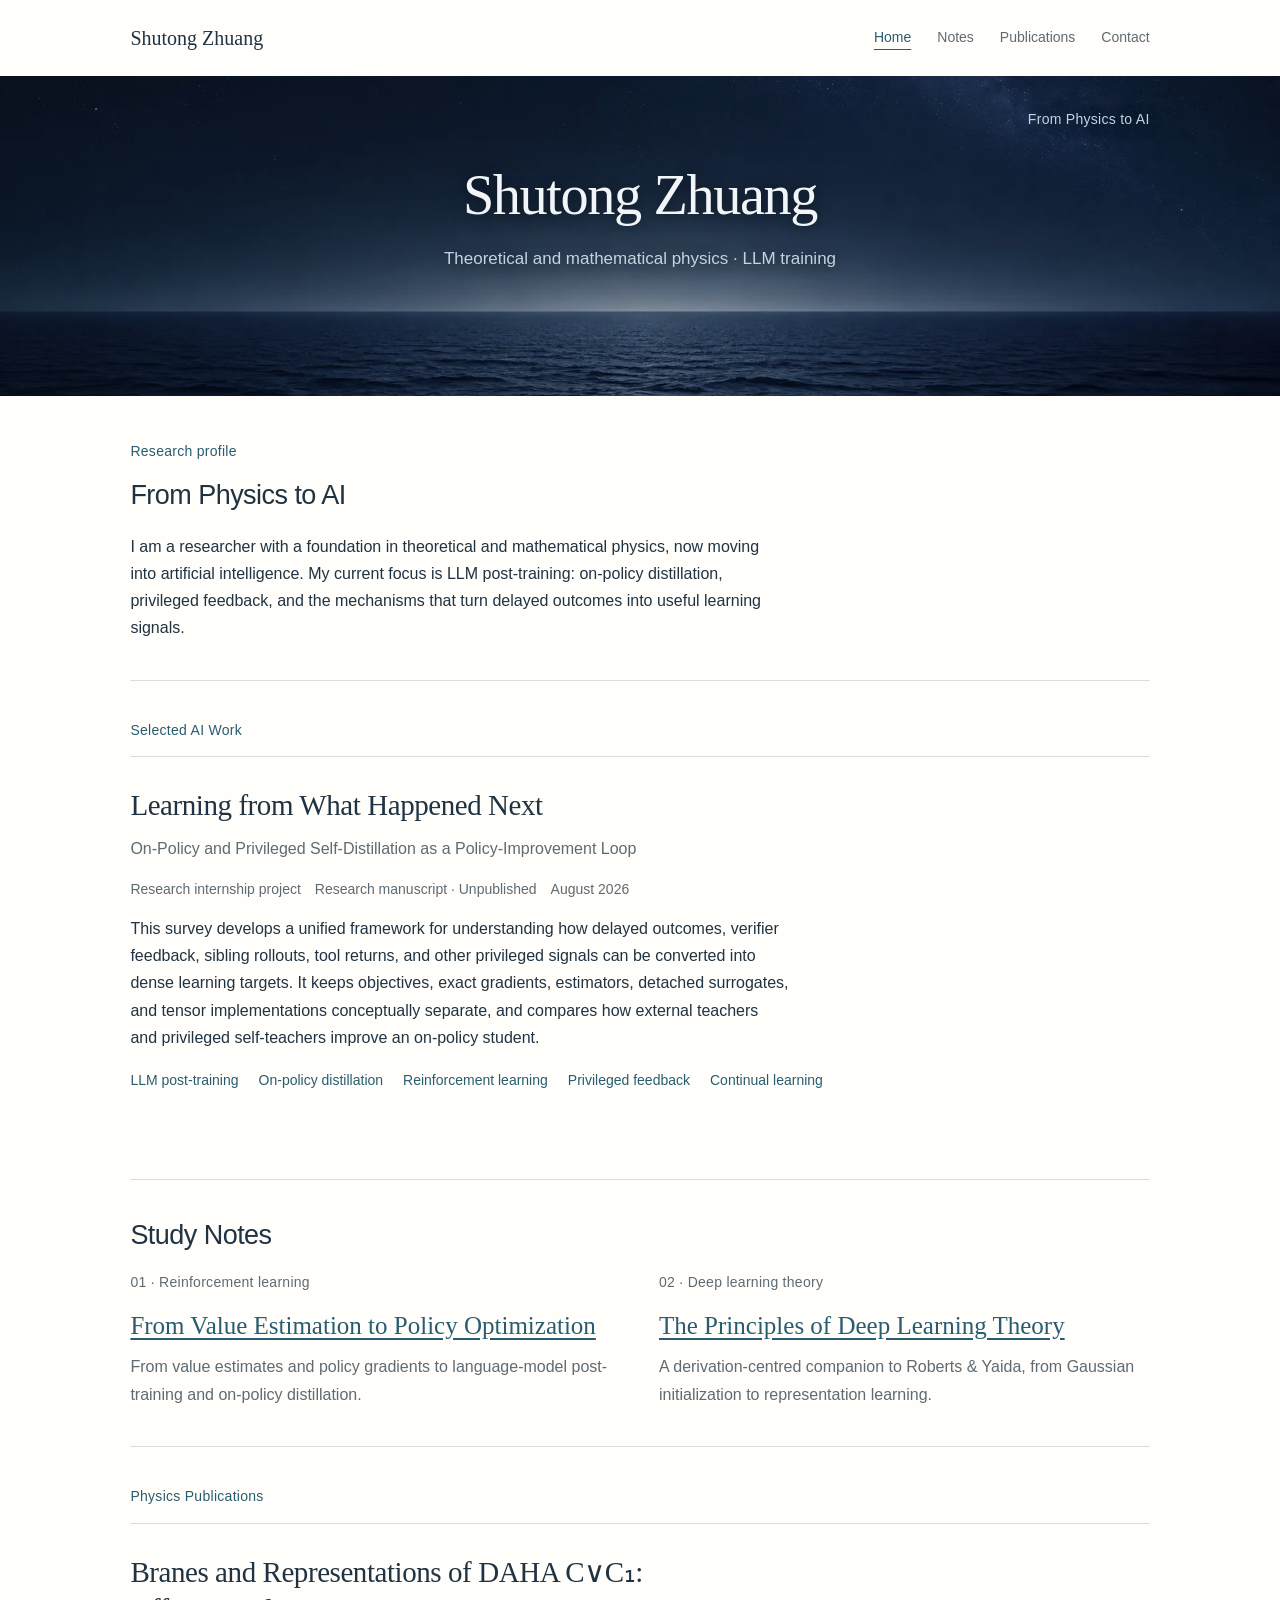
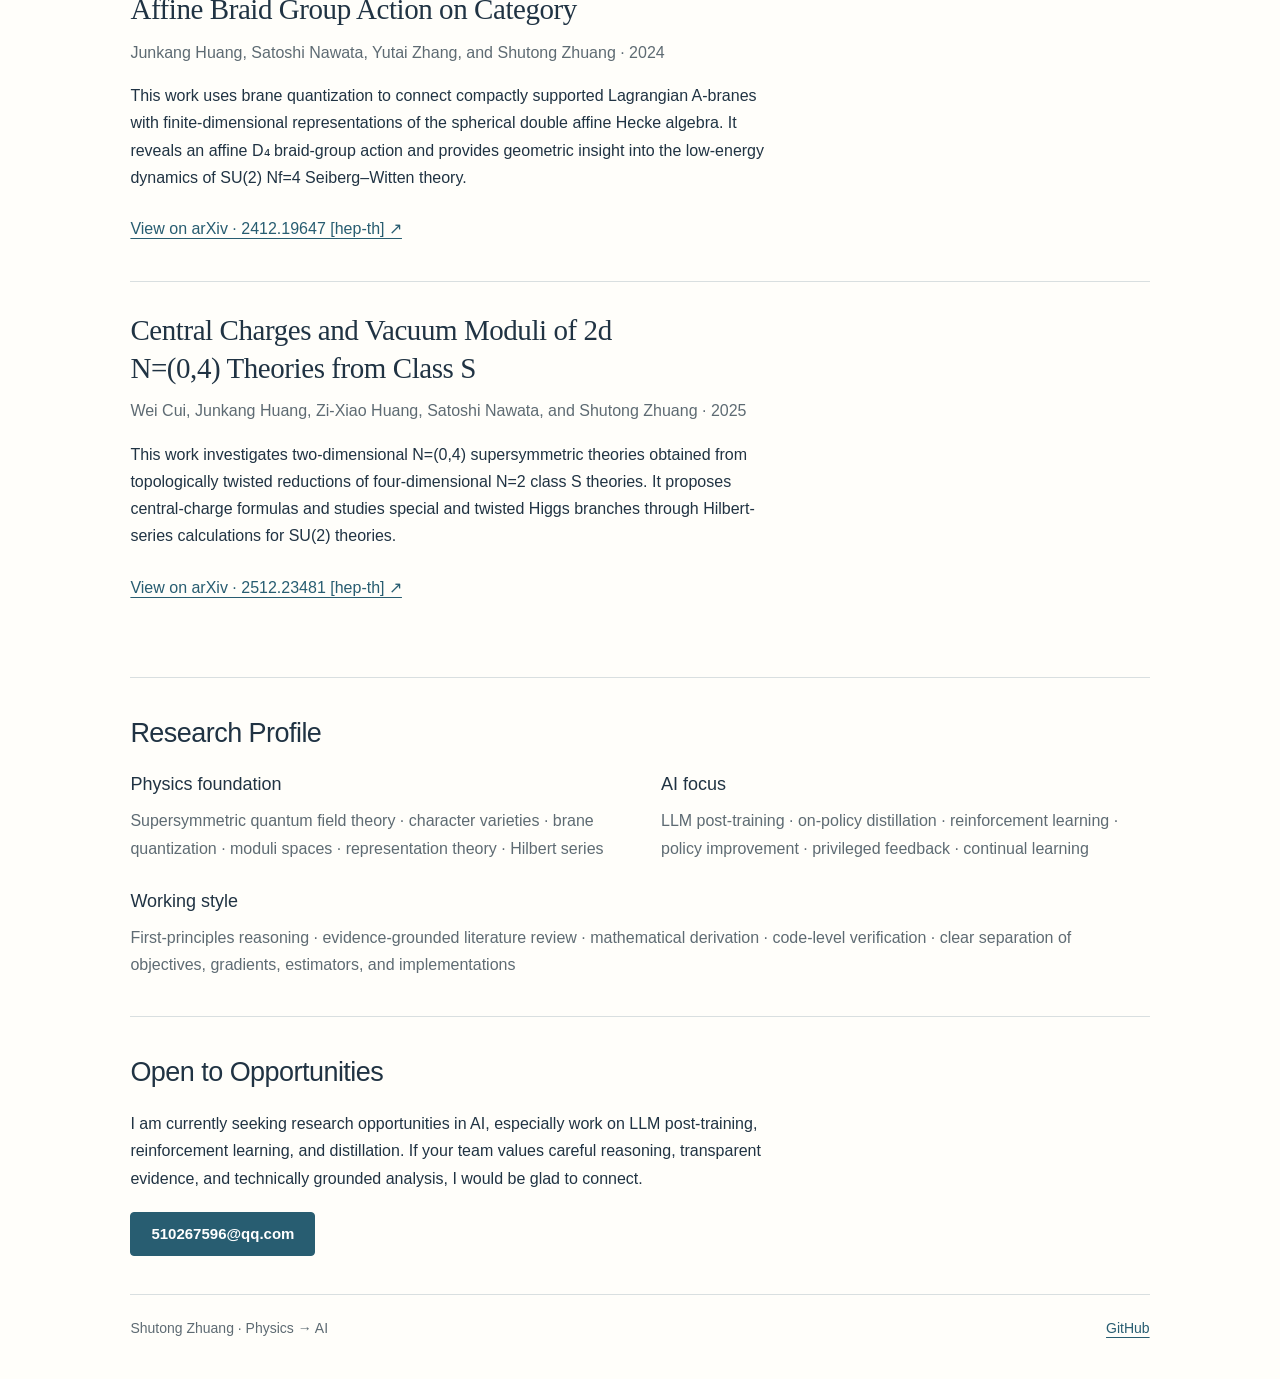
<file: index.html>
<!doctype html>
<html lang="en">
<head>
<meta charset="utf-8">
<meta name="viewport" content="width=device-width,initial-scale=1">
<title>Shutong Zhuang — Physics to AI</title>
<meta name="description" content="Shutong Zhuang. Research in theoretical and mathematical physics, LLM post-training, reinforcement learning, and on-policy distillation.">
<meta name="author" content="Shutong Zhuang">
<meta name="theme-color" content="#101b2b">
<meta property="og:title" content="Shutong Zhuang — Physics to AI">
<meta property="og:description" content="Shutong Zhuang. Research in theoretical and mathematical physics, LLM post-training, reinforcement learning, and on-policy distillation.">
<meta property="og:type" content="website">
<meta property="og:url" content="https://shutongzhuang.github.io/">
<link rel="canonical" href="https://shutongzhuang.github.io/">
<link rel="stylesheet" href="styles.css">
<link rel="icon" type="image/svg+xml" href="icon.svg">
</head>
<body>
<a class="skip-link" href="#main">Skip to content</a>
<nav class="site-nav frame" aria-label="Main navigation">
<span class="site-name">Shutong Zhuang</span>
<ul>
<li>
<a href="./" aria-current="page">Home</a>
</li>
<li>
<a href="notes.html">Notes</a>
</li>
<li>
<a href="./#publications">Publications</a>
</li>
<li>
<a href="./#contact">Contact</a>
</li>
</ul>
</nav>
<header class="hero hero-home">
<img class="hero-scene" src="star-sea.webp" alt="" loading="eager" fetchpriority="high" decoding="async">
<div class="frame">
<div class="brand">
<span>From Physics to AI</span>
</div>
<h1>Shutong Zhuang</h1>
<p>Theoretical and mathematical physics · LLM training</p>
</div>
</header>
<main class="frame main" id="main" tabindex="-1">
<section class="section">
<p class="section-label">Research profile</p>
<h2 class="section-title">From Physics to AI</h2>
<div class="reading">
<p>I am a researcher with a foundation in theoretical and mathematical physics, now moving into artificial intelligence. My current focus is LLM post-training: on-policy distillation, privileged feedback, and the mechanisms that turn delayed outcomes into useful learning signals.</p>
</div>
</section>
<section class="section">
<p class="section-label">Selected AI Work</p>
<article class="item">
<h2>Learning from What Happened Next</h2>
<p class="subtitle">On-Policy and Privileged Self-Distillation as a Policy-Improvement Loop</p>
<div class="meta">
<span>Research internship project</span>
<span>Research manuscript · Unpublished</span>
<span>August 2026</span>
</div>
<p class="description">This survey develops a unified framework for understanding how delayed outcomes, verifier feedback, sibling rollouts, tool returns, and other privileged signals can be converted into dense learning targets. It keeps objectives, exact gradients, estimators, detached surrogates, and tensor implementations conceptually separate, and compares how external teachers and privileged self-teachers improve an on-policy student.</p>
<div class="topics">
<span>LLM post-training</span>
<span>On-policy distillation</span>
<span>Reinforcement learning</span>
<span>Privileged feedback</span>
<span>Continual learning</span>
</div>
</article>
</section>
<section class="section">
<div class="section-top">
<h2 class="section-title">Study Notes</h2>
</div>
<div class="note-preview">
<article>
<p class="section-label">01 · Reinforcement learning</p>
<h3><a href="notes.html#rlpg">From Value Estimation to Policy Optimization</a></h3>
<p>From value estimates and policy gradients to language-model post-training and on-policy distillation.</p>
</article>
<article>
<p class="section-label">02 · Deep learning theory</p>
<h3><a href="notes.html#pdlt">The Principles of Deep Learning Theory</a></h3>
<p>A derivation-centred companion to Roberts &amp; Yaida, from Gaussian initialization to representation learning.</p>
</article>
</div>
</section>
<section class="section" id="publications">
<p class="section-label">Physics Publications</p>
<article class="item">
<h2>Branes and Representations of DAHA C∨C₁: Affine Braid Group Action on Category</h2>
<p class="subtitle">Junkang Huang, Satoshi Nawata, Yutai Zhang, and Shutong Zhuang · 2024</p>
<p class="description">This work uses brane quantization to connect compactly supported Lagrangian A-branes with finite-dimensional representations of the spherical double affine Hecke algebra. It reveals an affine D₄ braid-group action and provides geometric insight into the low-energy dynamics of SU(2) Nf=4 Seiberg–Witten theory.</p>
<a class="text-link" href="https://arxiv.org/abs/2412.19647" target="_blank" rel="noopener noreferrer">View on arXiv · 2412.19647 [hep-th] ↗</a>
</article>
<article class="item">
<h2>Central Charges and Vacuum Moduli of 2d N=(0,4) Theories from Class S</h2>
<p class="subtitle">Wei Cui, Junkang Huang, Zi-Xiao Huang, Satoshi Nawata, and Shutong Zhuang · 2025</p>
<p class="description">This work investigates two-dimensional N=(0,4) supersymmetric theories obtained from topologically twisted reductions of four-dimensional N=2 class S theories. It proposes central-charge formulas and studies special and twisted Higgs branches through Hilbert-series calculations for SU(2) theories.</p>
<a class="text-link" href="https://arxiv.org/abs/2512.23481" target="_blank" rel="noopener noreferrer">View on arXiv · 2512.23481 [hep-th] ↗</a>
</article>
</section>
<section class="section">
<h2 class="section-title">Research Profile</h2>
<div class="profile">
<article>
<h3>Physics foundation</h3>
<p>Supersymmetric quantum field theory · character varieties · brane quantization · moduli spaces · representation theory · Hilbert series</p>
</article>
<article>
<h3>AI focus</h3>
<p>LLM post-training · on-policy distillation · reinforcement learning · policy improvement · privileged feedback · continual learning</p>
</article>
<article class="wide">
<h3>Working style</h3>
<p>First-principles reasoning · evidence-grounded literature review · mathematical derivation · code-level verification · clear separation of objectives, gradients, estimators, and implementations</p>
</article>
</div>
</section>
<section class="section" id="contact">
<h2 class="section-title">Open to Opportunities</h2>
<p class="reading">I am currently seeking research opportunities in AI, especially work on LLM post-training, reinforcement learning, and distillation. If your team values careful reasoning, transparent evidence, and technically grounded analysis, I would be glad to connect.</p>
<div class="actions">
<a class="button" href="mailto:510267596@qq.com">510267596@qq.com</a>
</div>
</section>
<footer class="footer">
<span>Shutong Zhuang · Physics → AI</span>
<div class="footer-links">
<a href="https://github.com/shutongzhuang">GitHub</a>
</div>
</footer>
</main>
</body>
</html>
</file>
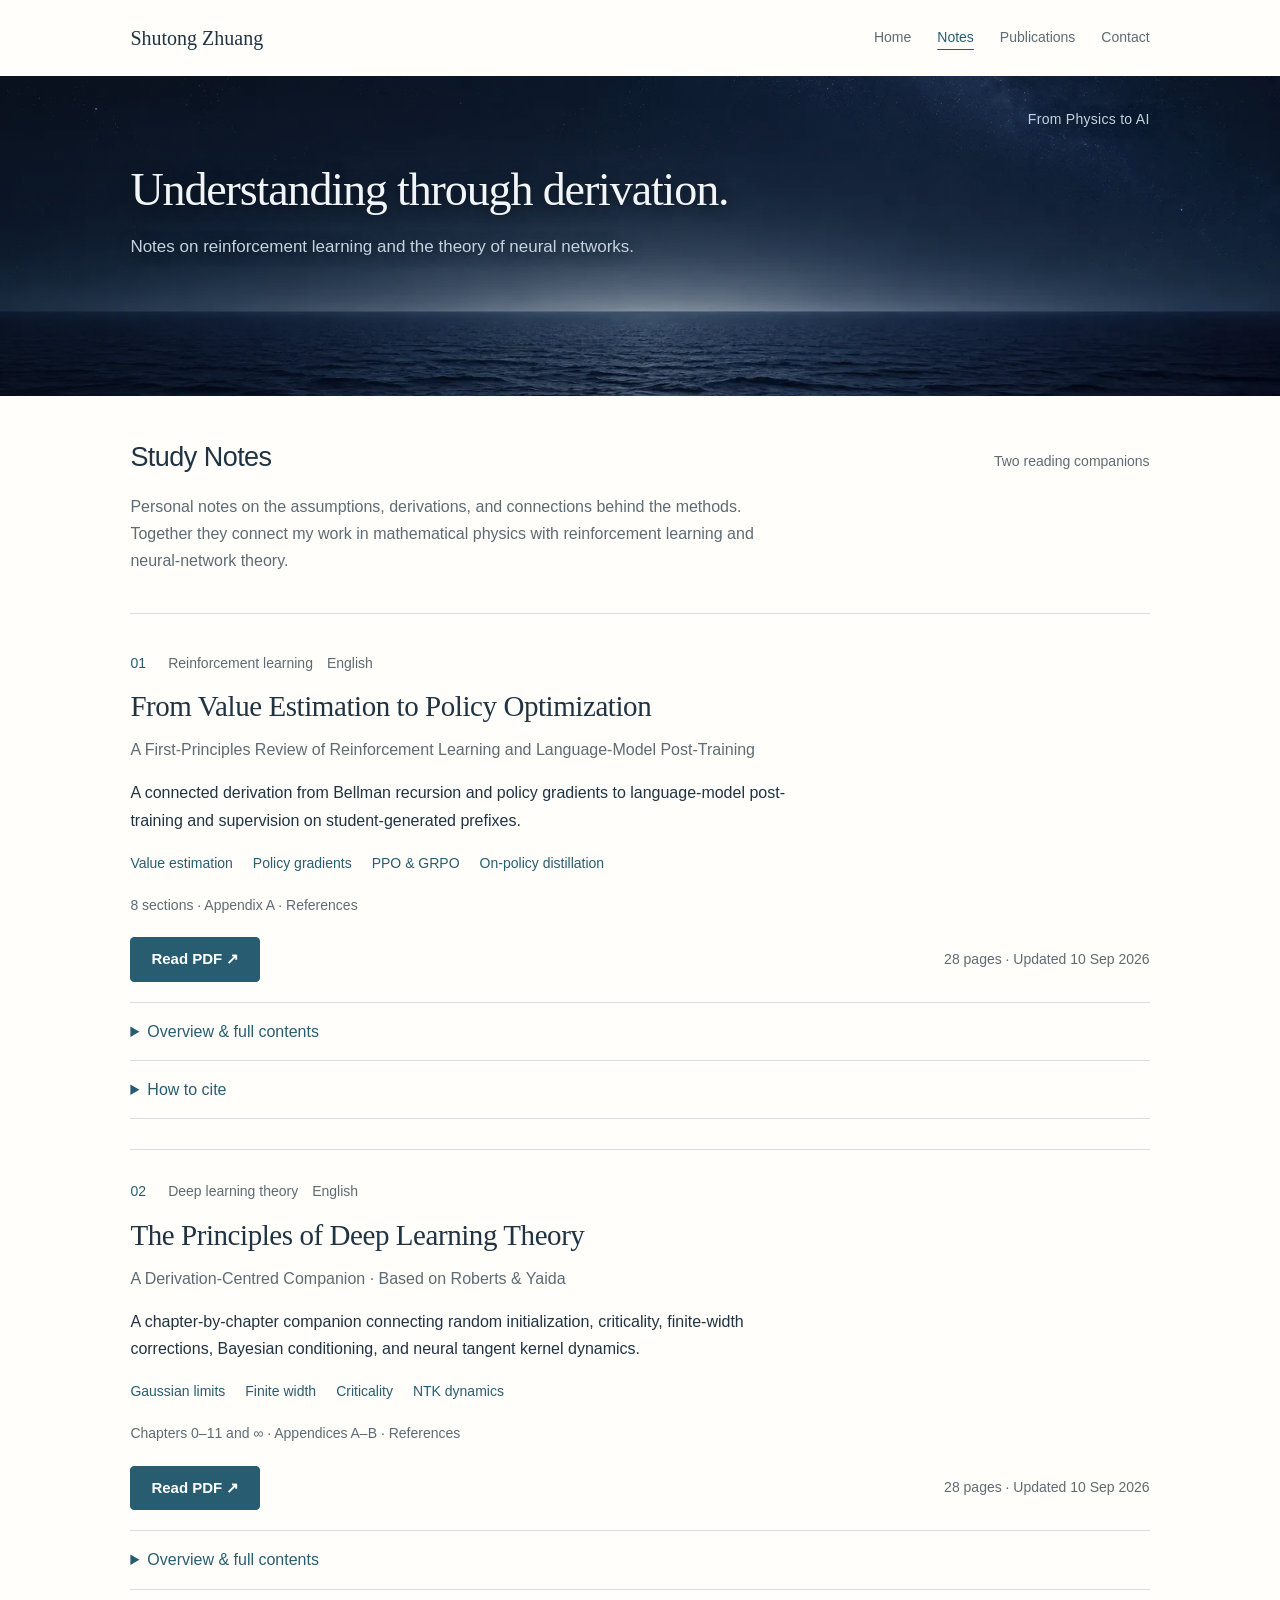
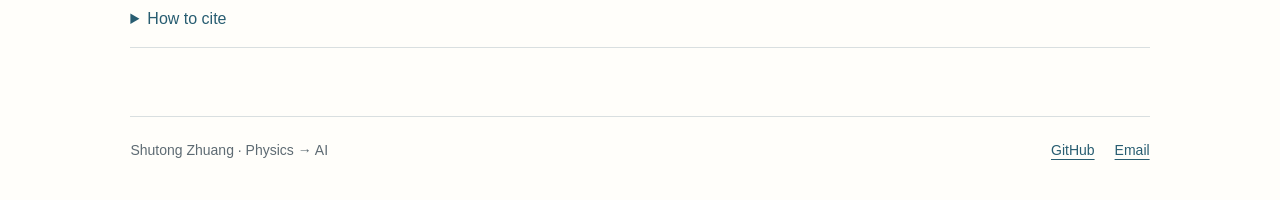
<file: notes.html>
<!doctype html>
<html lang="en">
<head>
<meta charset="utf-8">
<meta name="viewport" content="width=device-width,initial-scale=1">
<title>Study Notes — Shutong Zhuang</title>
<meta name="description" content="Study notes by Shutong Zhuang on reinforcement learning, language-model post-training, and the principles of deep learning theory.">
<meta name="author" content="Shutong Zhuang">
<meta name="theme-color" content="#101b2b">
<meta property="og:title" content="Study Notes — Shutong Zhuang">
<meta property="og:description" content="Study notes by Shutong Zhuang on reinforcement learning, language-model post-training, and the principles of deep learning theory.">
<meta property="og:type" content="website">
<meta property="og:url" content="https://shutongzhuang.github.io/notes.html">
<link rel="canonical" href="https://shutongzhuang.github.io/notes.html">
<link rel="stylesheet" href="styles.css">
<link rel="icon" type="image/svg+xml" href="icon.svg">
</head>
<body>
<a class="skip-link" href="#main">Skip to content</a>
<nav class="site-nav frame" aria-label="Main navigation">
<a class="site-name" href="./">Shutong Zhuang</a>
<ul>
<li>
<a href="./">Home</a>
</li>
<li>
<a href="notes.html" aria-current="page">Notes</a>
</li>
<li>
<a href="./#publications">Publications</a>
</li>
<li>
<a href="./#contact">Contact</a>
</li>
</ul>
</nav>
<header class="hero hero-notes">
<img class="hero-scene" src="star-sea.webp" alt="" loading="eager" fetchpriority="high" decoding="async">
<div class="frame">
<div class="brand">
<span>From Physics to AI</span>
</div>
<h1>Understanding <span>through derivation.</span></h1>
<p>Notes on reinforcement learning and the theory of neural networks.</p>
</div>
</header>
<main class="frame main" id="main" tabindex="-1">
<section class="section">
<div class="section-top">
<h2 class="section-title">Study Notes</h2>
<span class="credit">Two reading companions</span>
</div>
<p class="reading muted">Personal notes on the assumptions, derivations, and connections behind the methods. Together they connect my work in mathematical physics with reinforcement learning and neural-network theory.</p>
</section>
<section class="section" aria-label="Reading notes">
<article class="item" id="rlpg" aria-labelledby="rlpg-title">
<div class="meta">
<span class="number">01</span>
<span>Reinforcement learning</span>
<span>English</span>
</div>
<h2 id="rlpg-title">From Value Estimation to Policy Optimization</h2>
<p class="subtitle">A First-Principles Review of Reinforcement Learning and Language-Model Post-Training</p>
<p class="description">A connected derivation from Bellman recursion and policy gradients to language-model post-training and supervision on student-generated prefixes.</p>
<div class="topics">
<span>Value estimation</span>
<span>Policy gradients</span>
<span>PPO &amp; GRPO</span>
<span>On-policy distillation</span>
</div>
<p class="credit">8 sections · Appendix A · References</p>
<div class="actions">
<a class="button" href="https://drive.google.com/file/d/1LiuikZY2hie-exPb-2wrzERIXA1W-RIH/view" target="_blank" rel="noopener noreferrer" aria-label="Read reinforcement learning notes PDF">Read PDF ↗</a>
<span class="credit">28 pages · Updated 10 Sep 2026</span>
</div>
<details class="overview">
<summary>Overview &amp; full contents</summary>
<div class="overview-body">
<h3>Overview</h3>
<div class="reading">
<p>The review begins with the learning problem, value estimation, and the policy-gradient identity. It develops baselines, critics, GAE, importance sampling, and finite policy updates, then examines TRPO, PPO, deterministic and soft actor–critic methods, and distributed learning.</p>
<p>The second half translates these ideas to language models: preference and reward learning, reference regularization, DPO, GRPO and RLOO, supervised fine-tuning, and on-policy distillation. Objectives, exact gradients, sampled estimators, detached surrogates, and implemented losses are tracked separately. Appendix A gives derivations and boundary conditions for performance differences, GAE, KL estimation, sequence divergence, and potential shaping.</p>
</div>
<div class="toc-head">
<h3>Full contents</h3>
<button class="toc-toggle" aria-controls="rlpg-toc" aria-expanded="false">Expand all sections</button>
</div>
<p class="toc-caption">Section titles follow the PDF. Page numbers appear on the right; expand a chapter to see every subsection.</p>
<ol class="toc" id="rlpg-toc">
<li>
<details class="chapter">
<summary class="toc-row">
<span class="num">1</span>
<span>The problem before the algorithm</span>
<span class="page">2</span>
</summary>
<ol class="subtoc">
<li>
<div class="toc-row">
<span class="num">1.1</span>
<span>One convention for states, rewards, and time</span>
<span class="page">2</span>
</div>
</li>
<li>
<div class="toc-row">
<span class="num">1.2</span>
<span>Four components of a policy-learning system</span>
<span class="page">2</span>
</div>
</li>
</ol>
</details>
</li>
<li>
<details class="chapter">
<summary class="toc-row">
<span class="num">2</span>
<span>Value estimation: compressing the future</span>
<span class="page">3</span>
</summary>
<ol class="subtoc">
<li>
<div class="toc-row">
<span class="num">2.1</span>
<span>Bellman recursion and policy improvement</span>
<span class="page">3</span>
</div>
</li>
<li>
<div class="toc-row">
<span class="num">2.2</span>
<span>What can replace the unknown value?</span>
<span class="page">3</span>
</div>
</li>
<li>
<div class="toc-row">
<span class="num">2.3</span>
<span>Shared parameters change the stability problem</span>
<span class="page">4</span>
</div>
</li>
</ol>
</details>
</li>
<li>
<details class="chapter">
<summary class="toc-row">
<span class="num">3</span>
<span>Policy gradients and the assignment of credit</span>
<span class="page">5</span>
</summary>
<ol class="subtoc">
<li>
<div class="toc-row">
<span class="num">3.1</span>
<span>Deriving the gradient through trajectory probabilities</span>
<span class="page">5</span>
</div>
</li>
<li>
<div class="toc-row">
<span class="num">3.2</span>
<span>Baselines preserve the mean and change the variance</span>
<span class="page">6</span>
</div>
</li>
<li>
<div class="toc-row">
<span class="num">3.3</span>
<span>From a baseline to a bootstrapped critic</span>
<span class="page">7</span>
</div>
</li>
<li>
<div class="toc-row">
<span class="num">3.4</span>
<span>GAE combines multi-step advantage estimates</span>
<span class="page">7</span>
</div>
</li>
</ol>
</details>
</li>
<li>
<details class="chapter">
<summary class="toc-row">
<span class="num">4</span>
<span>From a gradient to a finite policy update</span>
<span class="page">8</span>
</summary>
<ol class="subtoc">
<li>
<div class="toc-row">
<span class="num">4.1</span>
<span>Importance sampling across actions and trajectories</span>
<span class="page">8</span>
</div>
</li>
<li>
<div class="toc-row">
<span class="num">4.2</span>
<span>The policy-improvement surrogate</span>
<span class="page">8</span>
</div>
</li>
<li>
<div class="toc-row">
<span class="num">4.3</span>
<span>TRPO and PPO control different approximations</span>
<span class="page">9</span>
</div>
</li>
<li>
<div class="toc-row">
<span class="num">4.4</span>
<span>Three different uses of entropy and KL</span>
<span class="page">10</span>
</div>
</li>
</ol>
</details>
</li>
<li>
<details class="chapter">
<summary class="toc-row">
<span class="num">5</span>
<span>Deep actor–critic methods: actions, values, and data</span>
<span class="page">10</span>
</summary>
<ol class="subtoc">
<li>
<div class="toc-row">
<span class="num">5.1</span>
<span>Continuous actions: DPG and DDPG</span>
<span class="page">10</span>
</div>
</li>
<li>
<div class="toc-row">
<span class="num">5.2</span>
<span>An actor can exploit its own critic: TD3</span>
<span class="page">10</span>
</div>
</li>
<li>
<div class="toc-row">
<span class="num">5.3</span>
<span>A different objective: soft actor–critic</span>
<span class="page">11</span>
</div>
</li>
<li>
<div class="toc-row">
<span class="num">5.4</span>
<span>Gradient and trajectory delays in distributed learning</span>
<span class="page">11</span>
</div>
</li>
</ol>
</details>
</li>
<li>
<details class="chapter">
<summary class="toc-row">
<span class="num">6</span>
<span>Classical RL to language-model policy optimization</span>
<span class="page">12</span>
</summary>
<ol class="subtoc">
<li>
<div class="toc-row">
<span class="num">6.1</span>
<span>The prefix MDP and its future return</span>
<span class="page">12</span>
</div>
</li>
<li>
<div class="toc-row">
<span class="num">6.2</span>
<span>Feedback determines the learning problem</span>
<span class="page">13</span>
</div>
</li>
<li>
<div class="toc-row">
<span class="num">6.3</span>
<span>Reward learning and reference-regularized optimization</span>
<span class="page">13</span>
</div>
</li>
<li>
<div class="toc-row">
<span class="num">6.4</span>
<span>DPO: fitting preferences through a policy parameterization</span>
<span class="page">14</span>
</div>
</li>
<li>
<div class="toc-row">
<span class="num">6.5</span>
<span>GRPO and RLOO: replacing a learned baseline with samples</span>
<span class="page">15</span>
</div>
</li>
<li>
<div class="toc-row">
<span class="num">6.6</span>
<span>Specifying rewards and states for verification and interaction</span>
<span class="page">16</span>
</div>
</li>
</ol>
</details>
</li>
<li>
<details class="chapter">
<summary class="toc-row">
<span class="num">7</span>
<span>Supervision on student prefixes: SFT, distillation, and local credits</span>
<span class="page">16</span>
</summary>
<ol class="subtoc">
<li>
<div class="toc-row">
<span class="num">7.1</span>
<span>One-hot SFT and soft-target forward KL</span>
<span class="page">16</span>
</div>
</li>
<li>
<div class="toc-row">
<span class="num">7.2</span>
<span>Move the supervision onto student-visited prefixes</span>
<span class="page">17</span>
</div>
</li>
<li>
<div class="toc-row">
<span class="num">7.3</span>
<span>Reverse KL and its log-probability coefficient</span>
<span class="page">17</span>
</div>
</li>
<li>
<div class="toc-row">
<span class="num">7.4</span>
<span>A common interface: local credits multiplying policy scores</span>
<span class="page">18</span>
</div>
</li>
<li>
<div class="toc-row">
<span class="num">7.5</span>
<span>Policy-sampled cross-entropy and the role of entropy</span>
<span class="page">19</span>
</div>
</li>
<li>
<div class="toc-row">
<span class="num">7.6</span>
<span>When teacher preferences represent task advantage</span>
<span class="page">20</span>
</div>
</li>
<li>
<div class="toc-row">
<span class="num">7.7</span>
<span>When token KL is exactly sequence KL</span>
<span class="page">20</span>
</div>
</li>
<li>
<div class="toc-row">
<span class="num">7.8</span>
<span>The gradient through visited prefixes</span>
<span class="page">21</span>
</div>
</li>
<li>
<div class="toc-row">
<span class="num">7.9</span>
<span>Constructing the supervision channel</span>
<span class="page">21</span>
</div>
</li>
<li>
<div class="toc-row">
<span class="num">7.10</span>
<span>The OPD lesson: supervision follows behavior</span>
<span class="page">22</span>
</div>
</li>
</ol>
</details>
</li>
<li>
<div class="toc-row">
<span class="num">8</span>
<span>What remains after the algorithm names are removed</span>
<span class="page">23</span>
</div>
</li>
<li>
<details class="chapter">
<summary class="toc-row">
<span class="num">A</span>
<span>Derivations and boundary conditions</span>
<span class="page">25</span>
</summary>
<ol class="subtoc">
<li>
<div class="toc-row">
<span class="num">A.1</span>
<span>The performance-difference identity</span>
<span class="page">25</span>
</div>
</li>
<li>
<div class="toc-row">
<span class="num">A.2</span>
<span>Which critic errors survive GAE?</span>
<span class="page">25</span>
</div>
</li>
<li>
<div class="toc-row">
<span class="num">A.3</span>
<span>Sampling and differentiating a KL estimator</span>
<span class="page">25</span>
</div>
</li>
<li>
<div class="toc-row">
<span class="num">A.4</span>
<span>Differentiating sequence divergence</span>
<span class="page">26</span>
</div>
</li>
<li>
<div class="toc-row">
<span class="num">A.5</span>
<span>Potential shaping and the terminal term</span>
<span class="page">26</span>
</div>
</li>
</ol>
</details>
</li>
<li>
<div class="toc-row">
<span class="num">
</span>
<span>References</span>
<span class="page">27</span>
</div>
</li>
</ol>
</div>
</details>
<details class="overview citation" id="rlpg-citation">
<summary>How to cite</summary>
<div class="citation-body">
<div class="citation-toolbar">
<h3>Suggested citation</h3>
<button class="citation-copy" data-copy="rlpg-citation-text" aria-describedby="rlpg-citation-status">Copy citation</button>
</div>
<p class="citation-text" id="rlpg-citation-text">Zhuang, S. (2026). <em>From Value Estimation to Policy Optimization: A First-Principles Review of Reinforcement Learning and Language-Model Post-Training</em> [Personal study notes; version of 10 September 2026]. <a href="https://drive.google.com/file/d/1LiuikZY2hie-exPb-2wrzERIXA1W-RIH/view" target="_blank" rel="noopener noreferrer">https://drive.google.com/file/d/1LiuikZY2hie-exPb-2wrzERIXA1W-RIH/view</a>
</p>
<div class="citation-toolbar">
<h3>BibTeX</h3>
<button class="citation-copy" data-copy="rlpg-bibtex" aria-describedby="rlpg-citation-status">Copy BibTeX</button>
</div>
<pre class="citation-code">
<code id="rlpg-bibtex">@misc{zhuang2026rlpg,
  author = {Zhuang, Shutong},
  title = {{From Value Estimation to Policy Optimization: A First-Principles Review of Reinforcement Learning and Language-Model Post-Training}},
  year = {2026},
  note = {Personal study notes. Version of 10 September 2026},
  url = {https://drive.google.com/file/d/1LiuikZY2hie-exPb-2wrzERIXA1W-RIH/view}
}</code>
</pre>
<p class="citation-status" id="rlpg-citation-status" role="status" aria-live="polite">
</p>
<p class="credit citation-guidance">When referring to results from the underlying papers, please also cite the original sources listed in the PDF.</p>
</div>
</details>
</article>
<article class="item" id="pdlt" aria-labelledby="pdlt-title">
<div class="meta">
<span class="number">02</span>
<span>Deep learning theory</span>
<span>English</span>
</div>
<h2 id="pdlt-title">The Principles of Deep Learning Theory</h2>
<p class="subtitle">A Derivation-Centred Companion · Based on Roberts &amp; Yaida</p>
<p class="description">A chapter-by-chapter companion connecting random initialization, criticality, finite-width corrections, Bayesian conditioning, and neural tangent kernel dynamics.</p>
<div class="topics">
<span>Gaussian limits</span>
<span>Finite width</span>
<span>Criticality</span>
<span>NTK dynamics</span>
</div>
<p class="credit">Chapters 0–11 and ∞ · Appendices A–B · References</p>
<div class="actions">
<a class="button" href="https://drive.google.com/file/d/1SBwqVDjMvBZv1mK_j7P-XguDn59Y4I-o/view" target="_blank" rel="noopener noreferrer" aria-label="Read deep learning theory notes PDF">Read PDF ↗</a>
<span class="credit">28 pages · Updated 10 Sep 2026</span>
</div>
<details class="overview">
<summary>Overview &amp; full contents</summary>
<div class="overview-body">
<h3>Overview</h3>
<div class="reading">
<p>These notes follow <em>The Principles of Deep Learning Theory</em> by Daniel A. Roberts and Sho Yaida, with research in collaboration with Boris Hanin. They retain the calculational path from Gaussian expectations and deep linear networks to preactivation flow, critical initialization, and finite-width fluctuations.</p>
<p>The learning chapters develop Bayesian conditioning, gradient dynamics, the flow and criticality of the NTK, frozen-kernel learning, representation learning, and the dynamical corrections at the end of training. The appendices cover information and residual networks. Reusable identities replace repetitive component expansions, with the assumptions and limits of the approximations stated alongside the derivations.</p>
</div>
<div class="toc-head">
<h3>Full contents</h3>
<button class="toc-toggle" aria-controls="pdlt-toc" aria-expanded="false">Expand all sections</button>
</div>
<p class="toc-caption">Section titles follow the PDF. Page numbers appear on the right; expand a chapter to see every subsection.</p>
<ol class="toc" id="pdlt-toc">
<li>
<details class="chapter">
<summary class="toc-row">
<span class="num">0</span>
<span>Initialization: what the effective theory describes</span>
<span class="page">2</span>
</summary>
<ol class="subtoc">
<li>
<div class="toc-row">
<span class="num">0.1</span>
<span>The limit is part of the model</span>
<span class="page">2</span>
</div>
</li>
</ol>
</details>
</li>
<li>
<details class="chapter">
<summary class="toc-row">
<span class="num">1</span>
<span>Pretraining: the minimal probability toolkit</span>
<span class="page">3</span>
</summary>
<ol class="subtoc">
<li>
<div class="toc-row">
<span class="num">1.1</span>
<span>Covariance, precision, and Wick contractions</span>
<span class="page">3</span>
</div>
</li>
<li>
<div class="toc-row">
<span class="num">1.2</span>
<span>One expansion instead of many Wick calculations</span>
<span class="page">3</span>
</div>
</li>
</ol>
</details>
</li>
<li>
<div class="toc-row">
<span class="num">2</span>
<span>Neural networks: the microscopic definition</span>
<span class="page">4</span>
</div>
</li>
<li>
<details class="chapter">
<summary class="toc-row">
<span class="num">3</span>
<span>Deep linear networks: solve the fluctuations first</span>
<span class="page">5</span>
</summary>
<ol class="subtoc">
<li>
<div class="toc-row">
<span class="num">3.1</span>
<span>The two-point function and its critical point</span>
<span class="page">5</span>
</div>
</li>
<li>
<div class="toc-row">
<span class="num">3.2</span>
<span>An exact random-variance representation</span>
<span class="page">5</span>
</div>
</li>
<li>
<div class="toc-row">
<span class="num">3.3</span>
<span>The order of limits</span>
<span class="page">6</span>
</div>
</li>
</ol>
</details>
</li>
<li>
<details class="chapter">
<summary class="toc-row">
<span class="num">4</span>
<span>RG flow of preactivations: a Gaussian mixture</span>
<span class="page">6</span>
</summary>
<ol class="subtoc">
<li>
<div class="toc-row">
<span class="num">4.1</span>
<span>Condition first, average second</span>
<span class="page">6</span>
</div>
</li>
<li>
<div class="toc-row">
<span class="num">4.2</span>
<span>Three closed recursions at the first nontrivial order</span>
<span class="page">7</span>
</div>
</li>
<li>
<div class="toc-row">
<span class="num">4.3</span>
<span>The single-input reduction</span>
<span class="page">7</span>
</div>
</li>
<li>
<div class="toc-row">
<span class="num">4.4</span>
<span>Marginalization and a useful finite-neuron density</span>
<span class="page">8</span>
</div>
</li>
</ol>
</details>
</li>
<li>
<details class="chapter">
<summary class="toc-row">
<span class="num">5</span>
<span>Criticality, universality, and finite-angle geometry</span>
<span class="page">9</span>
</summary>
<ol class="subtoc">
<li>
<div class="toc-row">
<span class="num">5.1</span>
<span>Two different linear responses</span>
<span class="page">9</span>
</div>
</li>
<li>
<div class="toc-row">
<span class="num">5.2</span>
<span>Scale-invariant activations</span>
<span class="page">9</span>
</div>
</li>
<li>
<div class="toc-row">
<span class="num">5.3</span>
<span>Smooth activations near a zero fixed point</span>
<span class="page">10</span>
</div>
</li>
<li>
<div class="toc-row">
<span class="num">5.4</span>
<span>Other fixed points and the limits of the classification</span>
<span class="page">10</span>
</div>
</li>
<li>
<div class="toc-row">
<span class="num">5.5</span>
<span>Finite angles: why the order of expansion matters</span>
<span class="page">11</span>
</div>
</li>
</ol>
</details>
</li>
<li>
<details class="chapter">
<summary class="toc-row">
<span class="num">6</span>
<span>Bayesian learning: conditioning the initialization ensemble</span>
<span class="page">11</span>
</summary>
<ol class="subtoc">
<li>
<div class="toc-row">
<span class="num">6.1</span>
<span>Prior, likelihood, evidence, and prediction</span>
<span class="page">11</span>
</div>
</li>
<li>
<div class="toc-row">
<span class="num">6.2</span>
<span>Gaussian conditioning and the Schur complement</span>
<span class="page">12</span>
</div>
</li>
<li>
<div class="toc-row">
<span class="num">6.3</span>
<span>What evidence and independence do, and do not, establish</span>
<span class="page">12</span>
</div>
</li>
<li>
<div class="toc-row">
<span class="num">6.4</span>
<span>Finite-width conditioning without a long action expansion</span>
<span class="page">13</span>
</div>
</li>
</ol>
</details>
</li>
<li>
<div class="toc-row">
<span class="num">7</span>
<span>Gradient-based learning: from parameters to functions</span>
<span class="page">13</span>
</div>
</li>
<li>
<details class="chapter">
<summary class="toc-row">
<span class="num">8</span>
<span>RG flow of the NTK: the same architecture, a new observable</span>
<span class="page">14</span>
</summary>
<ol class="subtoc">
<li>
<div class="toc-row">
<span class="num">8.1</span>
<span>The exact layer recursion</span>
<span class="page">14</span>
</div>
</li>
<li>
<div class="toc-row">
<span class="num">8.2</span>
<span>What the second-layer fluctuations actually contain</span>
<span class="page">15</span>
</div>
</li>
</ol>
</details>
</li>
<li>
<details class="chapter">
<summary class="toc-row">
<span class="num">9</span>
<span>NTK criticality: balance propagation and new sources</span>
<span class="page">15</span>
</summary>
<ol class="subtoc">
<li>
<div class="toc-row">
<span class="num">9.1</span>
<span>Scale-invariant criticality</span>
<span class="page">16</span>
</div>
</li>
<li>
<div class="toc-row">
<span class="num">9.2</span>
<span>The generic stable zero-fixed-point class</span>
<span class="page">16</span>
</div>
</li>
</ol>
</details>
</li>
<li>
<details class="chapter">
<summary class="toc-row">
<span class="num">10</span>
<span>Kernel learning: solve the frozen problem exactly</span>
<span class="page">16</span>
</summary>
<ol class="subtoc">
<li>
<div class="toc-row">
<span class="num">10.1</span>
<span>Residual dynamics and the interpolation formula</span>
<span class="page">17</span>
</div>
</li>
<li>
<div class="toc-row">
<span class="num">10.2</span>
<span>The giant leap and the precise sense of algorithm independence</span>
<span class="page">17</span>
</div>
</li>
<li>
<div class="toc-row">
<span class="num">10.3</span>
<span>Cross-entropy: probabilities are not logits</span>
<span class="page">17</span>
</div>
</li>
<li>
<div class="toc-row">
<span class="num">10.4</span>
<span>The trained ensemble is not automatically a Bayesian posterior</span>
<span class="page">18</span>
</div>
</li>
<li>
<div class="toc-row">
<span class="num">10.5</span>
<span>Generalization and two-point geometry</span>
<span class="page">18</span>
</div>
</li>
<li>
<div class="toc-row">
<span class="num">10.6</span>
<span>A feature-space formulation without incompatible inverses</span>
<span class="page">19</span>
</div>
</li>
</ol>
</details>
</li>
<li>
<details class="chapter">
<summary class="toc-row">
<span class="num">11</span>
<span>Representation learning: let the tangent features move</span>
<span class="page">19</span>
</summary>
<ol class="subtoc">
<li>
<div class="toc-row">
<span class="num">11.1</span>
<span>A compact notation that preserves all contractions</span>
<span class="page">19</span>
</div>
</li>
<li>
<div class="toc-row">
<span class="num">11.2</span>
<span>Initialization statistics: a zero mean is not a zero effect</span>
<span class="page">20</span>
</div>
</li>
<li>
<div class="toc-row">
<span class="num">11.3</span>
<span>A nonlinear feature model and a missing residual term</span>
<span class="page">20</span>
</div>
</li>
</ol>
</details>
</li>
<li>
<details class="chapter">
<summary class="toc-row">
<span class="num">∞</span>
<span>The end of training: a closed dynamical correction</span>
<span class="page">21</span>
</summary>
<ol class="subtoc">
<li>
<div class="toc-row">
<span class="num">∞.1</span>
<span>Two more derivatives, with their coefficients fixed</span>
<span class="page">21</span>
</div>
</li>
<li>
<div class="toc-row">
<span class="num">∞.2</span>
<span>First solve the kernel trajectory, then drive its correction</span>
<span class="page">22</span>
</div>
</li>
<li>
<div class="toc-row">
<span class="num">∞.3</span>
<span>The time convolution and the final projection</span>
<span class="page">22</span>
</div>
</li>
<li>
<div class="toc-row">
<span class="num">∞.4</span>
<span>An exact continuous-time identity behind the calculation</span>
<span class="page">23</span>
</div>
</li>
</ol>
</details>
</li>
<li>
<details class="chapter">
<summary class="toc-row">
<span class="num">A</span>
<span>Information: specify the random variables before interpreting it</span>
<span class="page">23</span>
</summary>
<ol class="subtoc">
<li>
<div class="toc-row">
<span class="num">A.1</span>
<span>Entropy and mutual information</span>
<span class="page">24</span>
</div>
</li>
<li>
<div class="toc-row">
<span class="num">A.2</span>
<span>Information shared by distinct neurons</span>
<span class="page">24</span>
</div>
</li>
<li>
<div class="toc-row">
<span class="num">A.3</span>
<span>The optimal aspect ratio is a perturbative proxy</span>
<span class="page">25</span>
</div>
</li>
</ol>
</details>
</li>
<li>
<details class="chapter">
<summary class="toc-row">
<span class="num">B</span>
<span>Residual learning: change the fluctuation budget</span>
<span class="page">25</span>
</summary>
<ol class="subtoc">
<li>
<div class="toc-row">
<span class="num">B.1</span>
<span>A precisely specified residual MLP</span>
<span class="page">25</span>
</div>
</li>
<li>
<div class="toc-row">
<span class="num">B.2</span>
<span>The corrected finite-width coefficient</span>
<span class="page">26</span>
</div>
</li>
<li>
<div class="toc-row">
<span class="num">B.3</span>
<span>A general block: variance balance is only one diagnostic</span>
<span class="page">27</span>
</div>
</li>
</ol>
</details>
</li>
<li>
<div class="toc-row">
<span class="num">
</span>
<span>References</span>
<span class="page">28</span>
</div>
</li>
</ol>
</div>
</details>
<details class="overview citation" id="pdlt-citation">
<summary>How to cite</summary>
<div class="citation-body">
<div class="citation-toolbar">
<h3>Suggested citation</h3>
<button class="citation-copy" data-copy="pdlt-citation-text" aria-describedby="pdlt-citation-status">Copy citation</button>
</div>
<p class="citation-text" id="pdlt-citation-text">Zhuang, S. (2026). <em>The Principles of Deep Learning Theory: A Derivation-Centred Companion</em> [Personal study notes; version of 10 September 2026]. <a href="https://drive.google.com/file/d/1SBwqVDjMvBZv1mK_j7P-XguDn59Y4I-o/view" target="_blank" rel="noopener noreferrer">https://drive.google.com/file/d/1SBwqVDjMvBZv1mK_j7P-XguDn59Y4I-o/view</a>
</p>
<div class="citation-toolbar">
<h3>BibTeX</h3>
<button class="citation-copy" data-copy="pdlt-bibtex" aria-describedby="pdlt-citation-status">Copy BibTeX</button>
</div>
<pre class="citation-code">
<code id="pdlt-bibtex">@misc{zhuang2026pdlt,
  author = {Zhuang, Shutong},
  title = {{The Principles of Deep Learning Theory: A Derivation-Centred Companion}},
  year = {2026},
  note = {Personal study notes. Version of 10 September 2026},
  url = {https://drive.google.com/file/d/1SBwqVDjMvBZv1mK_j7P-XguDn59Y4I-o/view}
}</code>
</pre>
<p class="citation-status" id="pdlt-citation-status" role="status" aria-live="polite">
</p>
<p class="credit citation-guidance">For results from the original book, please also cite Roberts and Yaida; see the references in the PDF.</p>
</div>
</details>
</article>
</section>
<footer class="footer">
<span>Shutong Zhuang · Physics → AI</span>
<div class="footer-links">
<a href="https://github.com/shutongzhuang">GitHub</a>
<a href="mailto:510267596@qq.com">Email</a>
</div>
</footer>
</main>
<script src="site.js" defer>
</script>
</body>
</html>
</file>
<file: styles.css>
:root{color-scheme:light;--paper:#fffefa;--ink:#203343;--muted:#5e6b73;--rule:#d9dfe0;--accent:#285d71;--soft:#f0f3f3;--sky:#101b2b;--sky-ink:#f1f5f8;--sky-muted:#c4d3e0}
*{box-sizing:border-box}html{background:var(--paper);scroll-behavior:smooth}body{margin:0;background:var(--paper);color:var(--ink);font:16px/1.7 Arial,Helvetica,sans-serif;overflow-wrap:break-word}button,summary,a{-webkit-tap-highlight-color:transparent}h1,h2,h3,p{margin:0}a{color:var(--accent);text-underline-offset:4px}a:hover{text-decoration-thickness:2px}a:focus-visible,button:focus-visible,summary:focus-visible{outline:3px solid #83b2c4;outline-offset:4px}.frame{width:100%;max-width:1160px;margin:0 auto;padding-left:clamp(24px,5.5vw,72px);padding-right:clamp(24px,5.5vw,72px)}.hero{position:relative;isolation:isolate;overflow:hidden;width:100%;background:var(--sky);color:var(--sky-ink)}.hero-scene{position:absolute;inset:0;width:100%;height:100%;object-fit:cover;object-position:center 85%;z-index:-2}.hero::after{content:"";position:absolute;inset:0;background:linear-gradient(90deg,rgba(10,20,34,.34),rgba(10,20,34,.08));z-index:-1}.hero .frame{min-height:320px;padding-top:32px;padding-bottom:70px}.hero h1,.hero p,.brand{text-shadow:0 2px 14px rgba(0,0,0,.5)}.brand{display:flex;justify-content:space-between;flex-wrap:wrap;gap:8px 28px;margin-bottom:30px;font-size:14px;color:var(--sky-muted);letter-spacing:.02em}.brand strong{color:var(--sky-ink);font-size:15px;font-weight:500}.hero h1{font-family:Georgia,'Times New Roman',serif;font-size:clamp(35px,3.6vw,48px);font-weight:400;line-height:1.2;letter-spacing:-.025em;max-width:23ch}.hero p{color:var(--sky-muted);max-width:64ch;margin-top:16px;font-size:17px;line-height:1.7}.main{padding-top:44px;padding-bottom:38px}.section{padding:38px 0;border-top:1px solid var(--rule)}.section:first-child{padding-top:0;border-top:0}.section-label{font-size:14px;letter-spacing:.02em;color:var(--accent);margin-bottom:14px}.section-title{font-size:27px;line-height:1.3;font-weight:500;letter-spacing:-.02em;margin-bottom:20px}.section-top{display:flex;justify-content:space-between;align-items:baseline;gap:16px;margin-bottom:18px}.section-top .section-title{margin:0}.muted,.subtitle,.credit{color:var(--muted)}.reading{max-width:74ch}.reading p+p{margin-top:14px}.item{padding:30px 0;border-top:1px solid var(--rule)}.item:first-child{padding-top:0;border-top:0}.item h2,.item h3{font:400 29px/1.3 Georgia,'Times New Roman',serif;letter-spacing:-.015em;margin-bottom:10px;max-width:36ch}.item .subtitle{margin-bottom:16px}.item .description{max-width:74ch;margin-bottom:16px}.meta{display:flex;flex-wrap:wrap;gap:8px 14px;font-size:14px;color:var(--muted);margin-bottom:13px}.number{color:var(--accent);min-width:1.7em}.topics{display:flex;flex-wrap:wrap;gap:6px 20px;color:var(--accent);font-size:14px;margin:18px 0}.actions{display:flex;align-items:center;justify-content:space-between;flex-wrap:wrap;gap:14px;margin-top:20px}.button{display:inline-flex;align-items:center;justify-content:center;min-height:44px;padding:10px 20px;border-radius:4px;background:var(--accent);color:white;text-decoration:none;font:600 15px/1.5 Arial,Helvetica,sans-serif;border:1px solid var(--accent);cursor:pointer}.button:hover{background:#194759;text-decoration:none}.text-link{display:inline-flex;align-items:center;min-height:44px}.credit{font-size:14px}.overview{margin-top:20px;border-top:1px solid var(--rule);border-bottom:1px solid var(--rule)}.overview>summary{padding:15px 0;color:var(--accent);cursor:pointer;min-height:52px;font-weight:500}.overview-body{padding:8px 0 26px}.overview h3{font:500 19px/1.4 Arial,Helvetica,sans-serif;margin:0 0 12px}.overview .reading{margin-bottom:22px}.toc-head{display:flex;justify-content:space-between;gap:12px;flex-wrap:wrap;align-items:center;margin:25px 0 10px}.toc-head h3{margin:0}.toc-toggle{color:var(--accent);background:var(--soft);border:1px solid var(--rule);border-radius:4px;min-height:40px;padding:6px 12px;cursor:pointer;font:14px/1.5 Arial,Helvetica,sans-serif}.toc-caption{color:var(--muted);font-size:14px;margin-bottom:12px}.toc{list-style:none;padding:0;margin:0}.toc>li{border-top:1px solid var(--rule)}.toc-row{display:grid;grid-template-columns:36px minmax(0,1fr) 38px;column-gap:12px;align-items:baseline;padding:13px 0}.toc-row .page{color:var(--muted);font-size:14px;text-align:right;font-variant-numeric:tabular-nums}.toc-row .num{color:var(--accent);font-size:14px}.chapter>summary{list-style:none;cursor:pointer;position:relative;padding-right:20px;min-height:48px}.chapter>summary::-webkit-details-marker{display:none}.chapter>summary::after{content:'+';position:absolute;right:0;top:13px;color:var(--accent)}.chapter[open]>summary::after{content:'−'}.subtoc{list-style:none;padding:2px 0 12px 26px;margin:0;border-left:2px solid var(--rule)}.subtoc .toc-row{grid-template-columns:45px minmax(0,1fr) 38px;font-size:15px;padding:7px 0}.profile{display:grid;grid-template-columns:1fr 1fr;gap:26px 42px}.profile h3{font-weight:500;font-size:18px;margin-bottom:9px}.profile p{color:var(--muted)}.profile .wide{grid-column:1/-1}.note-preview{display:grid;grid-template-columns:1fr 1fr;gap:30px 38px}.note-preview h3{font:400 25px/1.35 Georgia,'Times New Roman',serif;margin-bottom:11px}.note-preview p{color:var(--muted)}.note-preview .text-link{margin-top:12px}.footer{border-top:1px solid var(--rule);padding-top:22px;display:flex;justify-content:space-between;flex-wrap:wrap;gap:10px;color:var(--muted);font-size:14px}.footer span:last-child{color:var(--accent)}
@media(min-width:1600px){.frame{max-width:1240px}}@media(max-width:640px){body{font-size:16px}.frame{padding-left:24px;padding-right:24px}.hero .frame{min-height:320px;padding-top:26px;padding-bottom:64px}.hero-scene{object-position:60% center}.brand{margin-bottom:26px}.hero h1{font-size:35px}.hero p{font-size:16px}.main{padding-top:32px}.section{padding:30px 0}.section-top{align-items:flex-start;flex-wrap:wrap;gap:6px}.section-title{font-size:25px}.item{padding:28px 0}.item h2,.item h3{font-size:27px}.profile,.note-preview{grid-template-columns:1fr;gap:26px}.profile .wide{grid-column:auto}.toc-row{grid-template-columns:26px minmax(0,1fr) 28px;column-gap:8px}.subtoc{padding-left:13px}.subtoc .toc-row{grid-template-columns:34px minmax(0,1fr) 28px}.credit{line-height:1.6}.footer{gap:6px}.brand span{font-size:14px}}
@media(prefers-reduced-motion:reduce){html{scroll-behavior:auto}}

.citation{margin-top:0;border-top:0}.citation-body{padding:4px 0 25px}.citation-toolbar{display:flex;align-items:center;justify-content:space-between;gap:12px;flex-wrap:wrap;margin:8px 0 12px}.citation-toolbar h3{font:500 17px/1.4 Arial,Helvetica,sans-serif;margin:0}.citation-copy{color:var(--accent);background:var(--soft);border:1px solid var(--rule);border-radius:4px;min-height:40px;padding:6px 12px;cursor:pointer;font:14px/1.5 Arial,Helvetica,sans-serif}.citation-text{font-size:15px;line-height:1.75;margin-bottom:24px}.citation-text a{overflow-wrap:anywhere}.citation-code{padding:18px;background:var(--soft);border:1px solid var(--rule);border-radius:4px;margin:0 0 14px;white-space:pre-wrap;overflow-wrap:anywhere;font:13px/1.7 ui-monospace,SFMono-Regular,Consolas,monospace}.citation-status{font-size:14px;color:var(--accent)}.citation-status:empty{display:none}.citation-guidance{margin-top:14px;max-width:80ch}

/* Standalone navigation and accessible reading layout. */
html{scroll-padding-top:24px}.skip-link{position:absolute;left:20px;top:-100px;z-index:10;padding:10px 18px;background:#fff;color:#203343}.skip-link:focus{top:12px}.site-nav{display:flex;align-items:center;justify-content:space-between;gap:12px 24px;padding-top:16px;padding-bottom:16px;flex-wrap:wrap}.site-name{font:400 20px/1.3 Georgia,'Times New Roman',serif;color:var(--ink);text-decoration:none}.site-nav ul{display:flex;align-items:center;gap:4px 26px;list-style:none;padding:0;margin:0;flex-wrap:wrap}.site-nav li a{display:inline-flex;align-items:center;min-height:44px;font-size:14px;color:var(--muted);text-decoration:none}.site-nav li a:hover,.site-nav li a[aria-current=page]{color:var(--accent);text-decoration:underline;text-underline-offset:7px}.hero-home .brand{justify-content:flex-end}.hero-home h1,.hero-home p{margin-left:auto;margin-right:auto;text-align:center}.hero-home h1{font-size:clamp(40px,4.4vw,58px)}.hero-home .frame{padding-bottom:76px}.footer-links{display:flex;flex-wrap:wrap;gap:20px}.note-preview article{min-width:0}.citation-code{max-width:100%;overflow-x:auto}.toc-row>span{min-width:0}.chapter>summary{padding-right:24px}button{touch-action:manipulation}.profile h3{line-height:1.5}
@media(max-width:640px){.site-nav{padding-top:14px;padding-bottom:10px;gap:6px}.site-nav ul{width:100%;justify-content:space-between;gap:0 12px}.site-nav li a{font-size:14px}.hero-home h1{font-size:40px}.hero-home .frame{min-height:300px;padding-bottom:64px}.footer-links{gap:16px}}
@media print{.site-nav,.hero-scene,.hero::after,.skip-link,.toc-toggle,.citation-copy{display:none!important}.hero{background:white;color:black}.hero .frame{min-height:0;padding-top:24px;padding-bottom:24px}.hero h1,.hero p,.brand{color:black;text-shadow:none}.section,.item{break-inside:avoid}.frame{max-width:none;padding-left:0;padding-right:0}}
.hero-notes .brand{justify-content:flex-end}
.hero-notes h1{max-width:none}
.hero-notes h1 span{display:inline-block}
@media(max-width:360px){.hero-notes h1{font-size:2rem}}
</file>
